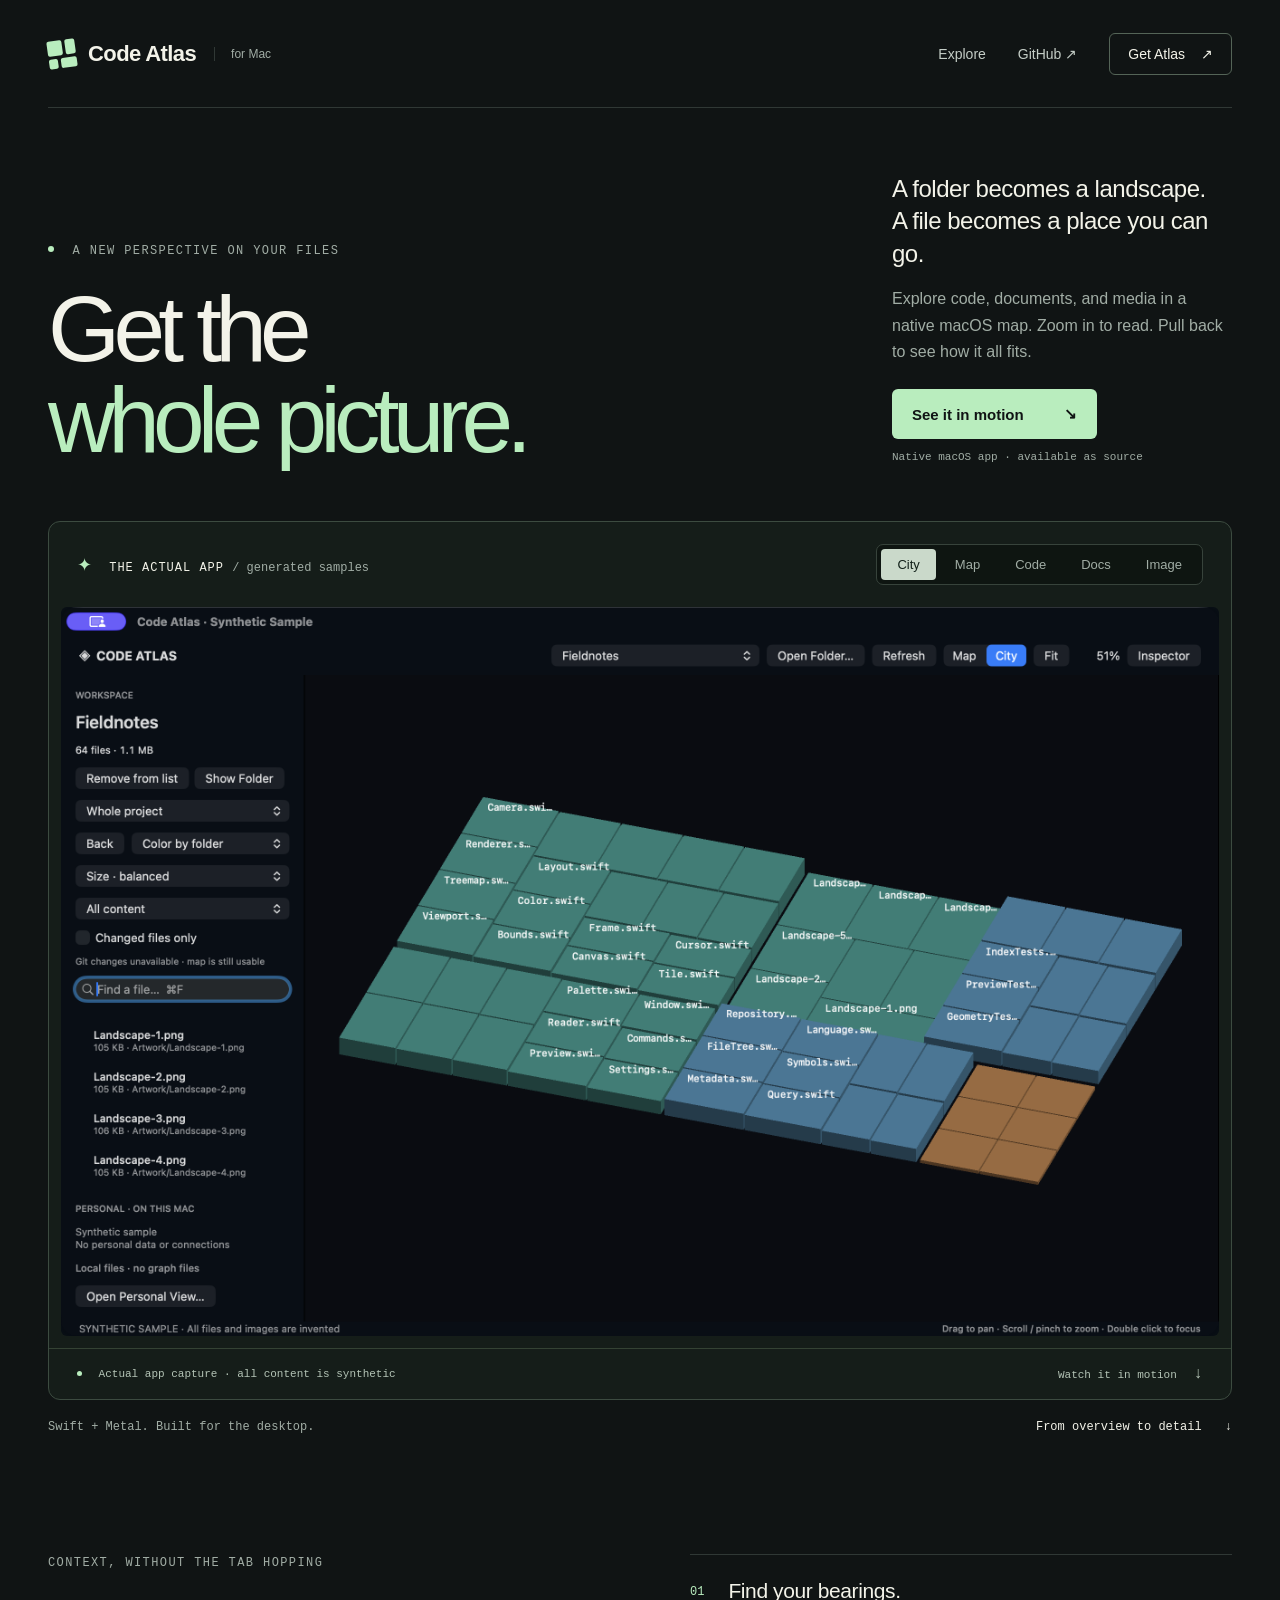
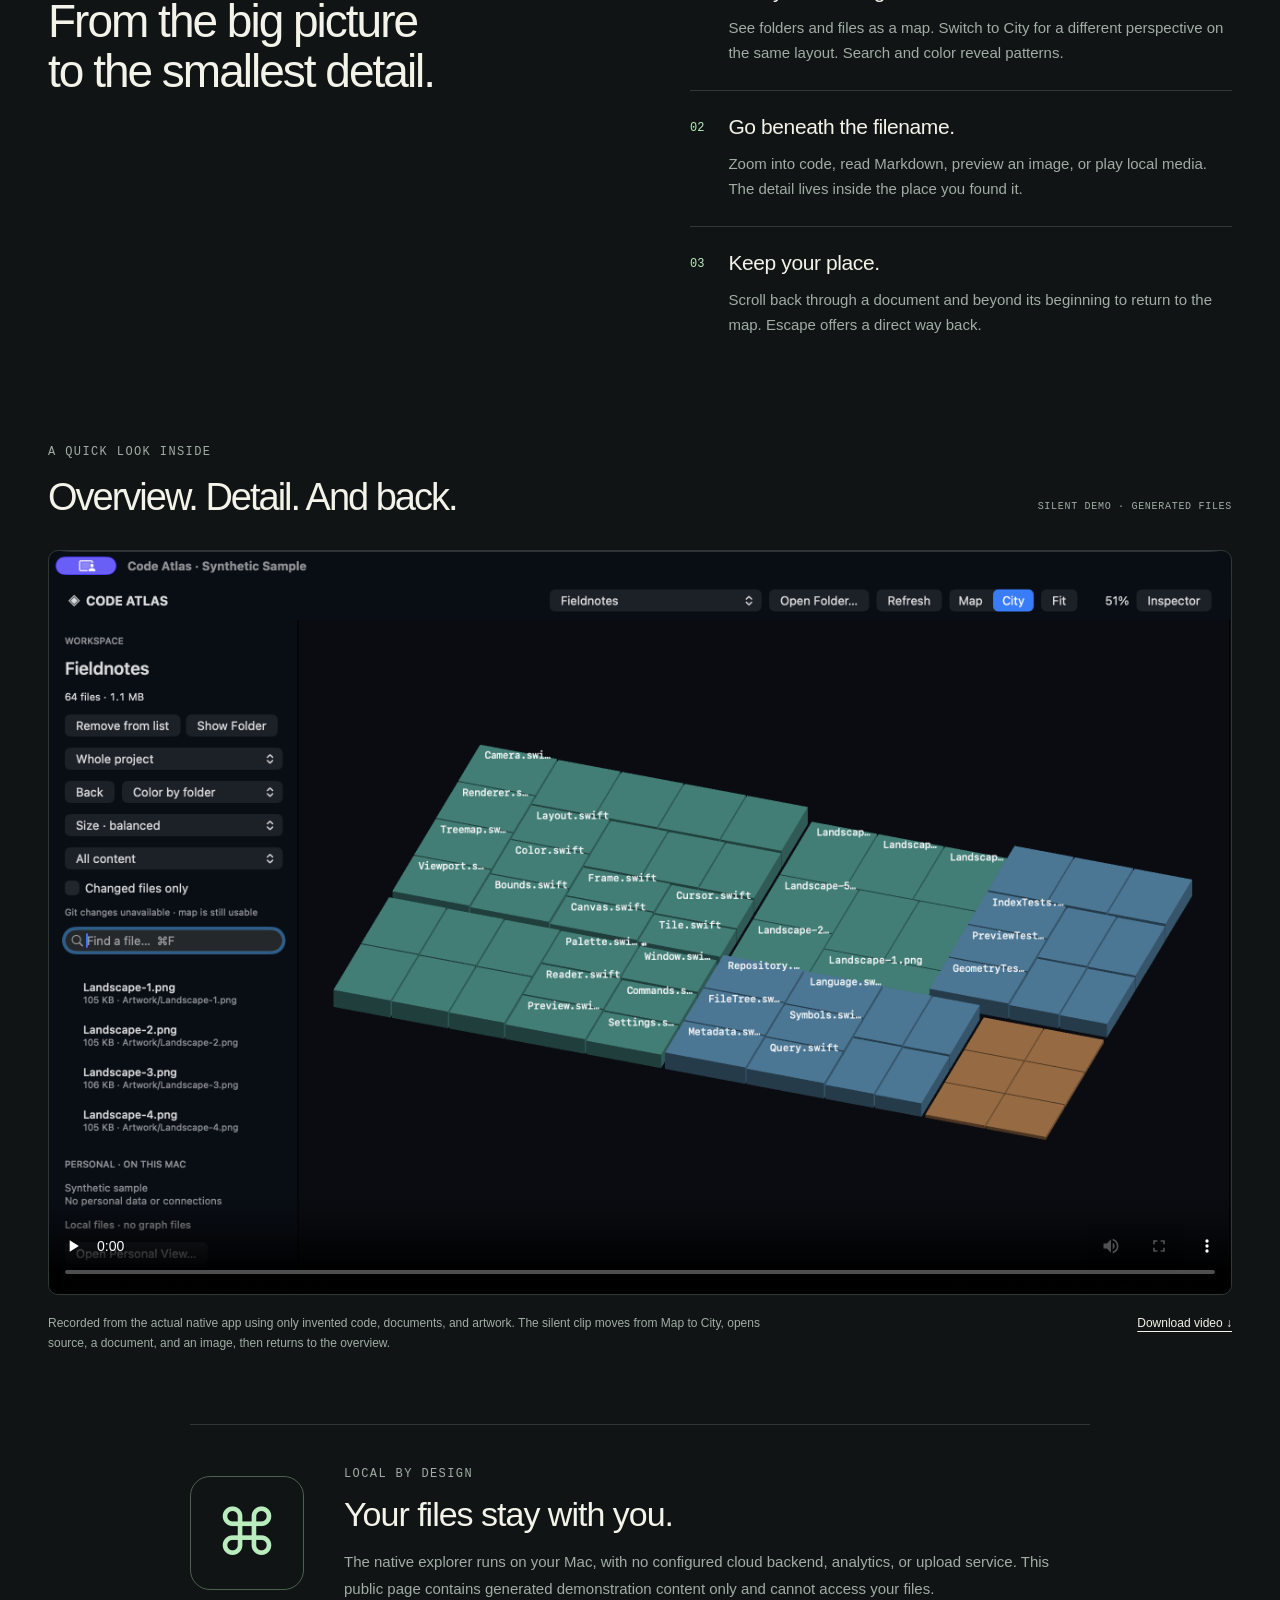
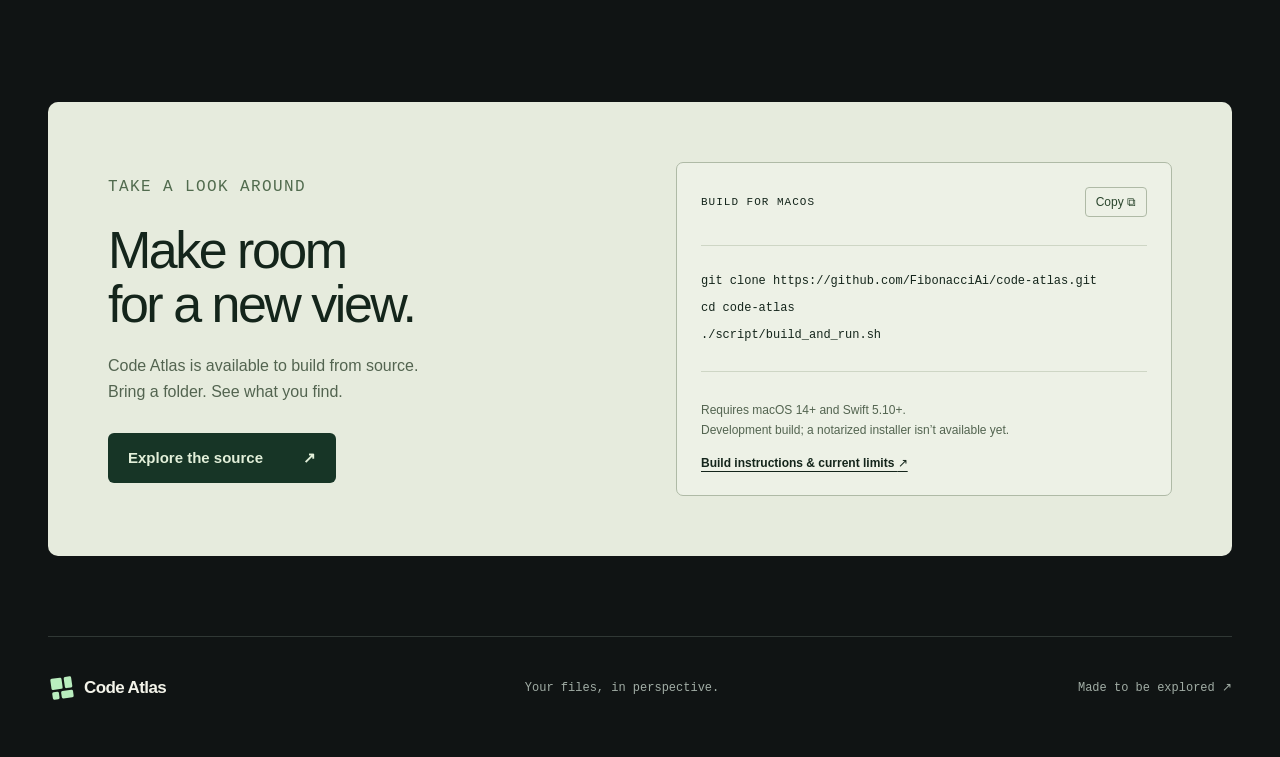
<file: site/index.html>
<!doctype html>
<html lang="en">
<head>
  <meta charset="utf-8">
  <meta name="viewport" content="width=device-width,initial-scale=1">
  <meta name="referrer" content="no-referrer">
  <meta http-equiv="Content-Security-Policy" content="default-src 'self'; script-src 'self'; style-src 'self'; img-src 'self' data:; media-src 'self'; connect-src 'none'; object-src 'none'; base-uri 'none'; form-action 'none'">
  <meta name="theme-color" content="#101414">
  <meta name="description" content="Code Atlas is a native macOS spatial file explorer. See folders as a map, zoom into code and documents, and explore images and media in place.">
  <meta property="og:title" content="Code Atlas — Your files, in perspective">
  <meta property="og:description" content="From the whole folder to the smallest detail. A native macOS file explorer built with Swift and Metal.">
  <title>Code Atlas — Your files, in perspective</title>
  <link rel="icon" type="image/svg+xml" href="data:image/svg+xml,%3Csvg xmlns='http://www.w3.org/2000/svg' viewBox='0 0 64 64'%3E%3Crect width='64' height='64' rx='15' fill='%23101414'/%3E%3Cpath d='M12 12h23v23H12zM39 12h13v23H39zM12 39h13v13H12zM29 39h23v13H29z' fill='%23b9edbe'/%3E%3C/svg%3E">
  <link rel="stylesheet" href="styles.css">
  <script src="page.js" defer></script>
</head>
<body>
  <a class="skip-link" href="#main">Skip to content</a>
  <header class="site-header shell">
    <a class="brand" href="#" aria-label="Code Atlas home"><span class="brand-mark" aria-hidden="true"><i></i><i></i><i></i><i></i></span>Code Atlas<span class="brand-platform">for Mac</span></a>
    <nav aria-label="Main navigation"><a href="#explore">Explore</a><a href="https://github.com/FibonacciAi/code-atlas" target="_blank" rel="noopener noreferrer">GitHub <span aria-hidden="true">↗</span></a><a class="nav-cta" href="#get-atlas">Get Atlas <span aria-hidden="true">↗</span></a></nav>
  </header>
  <main id="main">
    <section class="hero shell" aria-labelledby="hero-title">
      <div class="hero-heading">
        <div><p class="eyebrow"><span class="status-dot"></span> A NEW PERSPECTIVE ON YOUR FILES</p><h1 id="hero-title">Get the<br><em>whole picture.</em></h1></div>
        <div class="hero-intro"><p>A folder becomes a landscape.<br>A file becomes a place you can go.</p><p class="intro-detail">Explore code, documents, and media in a native macOS map. Zoom in to read. Pull back to see how it all fits.</p><a class="button button-primary" href="#watch-demo">See it in motion <span aria-hidden="true">↘</span></a><span class="release-note">Native macOS app · available as source</span></div>
      </div>
      <figure class="atlas-demo" id="explore" aria-labelledby="demo-caption">
        <div class="demo-topline"><span class="demo-title"><span class="tiny-cross" aria-hidden="true">✦</span> THE ACTUAL APP <span>/ generated samples</span></span><div class="view-switch" role="group" aria-label="Screenshot gallery"><button type="button" class="active" data-shot="city" aria-pressed="true">City</button><button type="button" data-shot="map" aria-pressed="false">Map</button><button type="button" data-shot="source" aria-pressed="false">Code</button><button type="button" data-shot="document" aria-pressed="false">Docs</button><button type="button" data-shot="image" aria-pressed="false">Image</button></div></div>
        <a class="screenshot-link" id="screenshot-link" href="assets/city.png" target="_blank" rel="noopener noreferrer" aria-label="Open full-size screenshot"><img id="app-screenshot" src="assets/city.png" width="2560" height="1610" alt="Code Atlas City view showing an invented Fieldnotes project with Engine, Interface, Index, Tests, Notes, and Artwork folders."></a>
        <div class="demo-bottomline"><figcaption id="demo-caption"><span class="status-dot"></span> Actual app capture · all content is synthetic</figcaption><a href="#watch-demo" class="demo-hint">Watch it in motion <span aria-hidden="true">↓</span></a></div>
      </figure>
      <div class="under-demo"><span>Swift + Metal. Built for the desktop.</span><a href="#get-atlas">From overview to detail <span aria-hidden="true">↓</span></a></div>
    </section>
    <section class="story-section shell" aria-labelledby="story-title">
      <div class="section-heading"><p class="eyebrow">CONTEXT, WITHOUT THE TAB HOPPING</p><h2 id="story-title">From the big picture<br>to the smallest detail.</h2></div>
      <div class="feature-list">
        <article><span class="feature-number">01</span><div><h3>Find your bearings.</h3><p>See folders and files as a map. Switch to City for a different perspective on the same layout. Search and color reveal patterns.</p></div></article>
        <article><span class="feature-number">02</span><div><h3>Go beneath the filename.</h3><p>Zoom into code, read Markdown, preview an image, or play local media. The detail lives inside the place you found it.</p></div></article>
        <article><span class="feature-number">03</span><div><h3>Keep your place.</h3><p>Scroll back through a document and beyond its beginning to return to the map. Escape offers a direct way back.</p></div></article>
      </div>
    </section>
    <section class="video-section shell" id="watch-demo" aria-labelledby="video-title">
      <div class="video-heading"><div><p class="eyebrow">A QUICK LOOK INSIDE</p><h2 id="video-title">Overview. Detail. And back.</h2></div><span class="video-label">SILENT DEMO · GENERATED FILES</span></div>
      <video controls playsinline preload="none" poster="assets/city.png" aria-label="Code Atlas demonstration with generated sample files"><source src="assets/code-atlas-demo.mp4" type="video/mp4"><p>Your browser does not support embedded video. <a href="assets/code-atlas-demo.mp4">Download the demo video.</a></p></video>
      <div class="video-note"><p>Recorded from the actual native app using only invented code, documents, and artwork. The silent clip moves from Map to City, opens source, a document, and an image, then returns to the overview.</p><a href="assets/code-atlas-demo.mp4" download>Download video <span aria-hidden="true">↓</span></a></div>
    </section>
    <section class="privacy-section shell" aria-labelledby="privacy-title"><span class="privacy-icon" aria-hidden="true">⌘</span><div><p class="eyebrow">LOCAL BY DESIGN</p><h2 id="privacy-title">Your files stay with you.</h2><p>The native explorer runs on your Mac, with no configured cloud backend, analytics, or upload service. This public page contains generated demonstration content only and cannot access your files.</p></div></section>
    <section class="get-section shell" id="get-atlas" aria-labelledby="get-title">
      <div><p class="eyebrow">TAKE A LOOK AROUND</p><h2 id="get-title">Make room<br>for a new view.</h2><p>Code Atlas is available to build from source.<br>Bring a folder. See what you find.</p><a class="button button-dark" href="https://github.com/FibonacciAi/code-atlas" target="_blank" rel="noopener noreferrer">Explore the source <span aria-hidden="true">↗</span></a></div>
      <div class="build-card"><div class="build-top"><span>BUILD FOR MACOS</span><button type="button" id="copy-command" aria-label="Copy build commands">Copy <span aria-hidden="true">⧉</span></button></div><pre><code id="build-command">git clone https://github.com/FibonacciAi/code-atlas.git
cd code-atlas
./script/build_and_run.sh</code></pre><p>Requires macOS 14+ and Swift 5.10+.<br>Development build; a notarized installer isn’t available yet.</p><a href="https://github.com/FibonacciAi/code-atlas#build-and-checks" target="_blank" rel="noopener noreferrer">Build instructions &amp; current limits <span aria-hidden="true">↗</span></a><span class="copy-status" id="copy-status" role="status"></span></div>
    </section>
  </main>
  <footer class="site-footer shell"><a class="brand" href="#"><span class="brand-mark" aria-hidden="true"><i></i><i></i><i></i><i></i></span>Code Atlas</a><p>Your files, in perspective.</p><a href="https://github.com/FibonacciAi/code-atlas" target="_blank" rel="noopener noreferrer">Made to be explored <span aria-hidden="true">↗</span></a></footer>
</body>
</html>
</file>
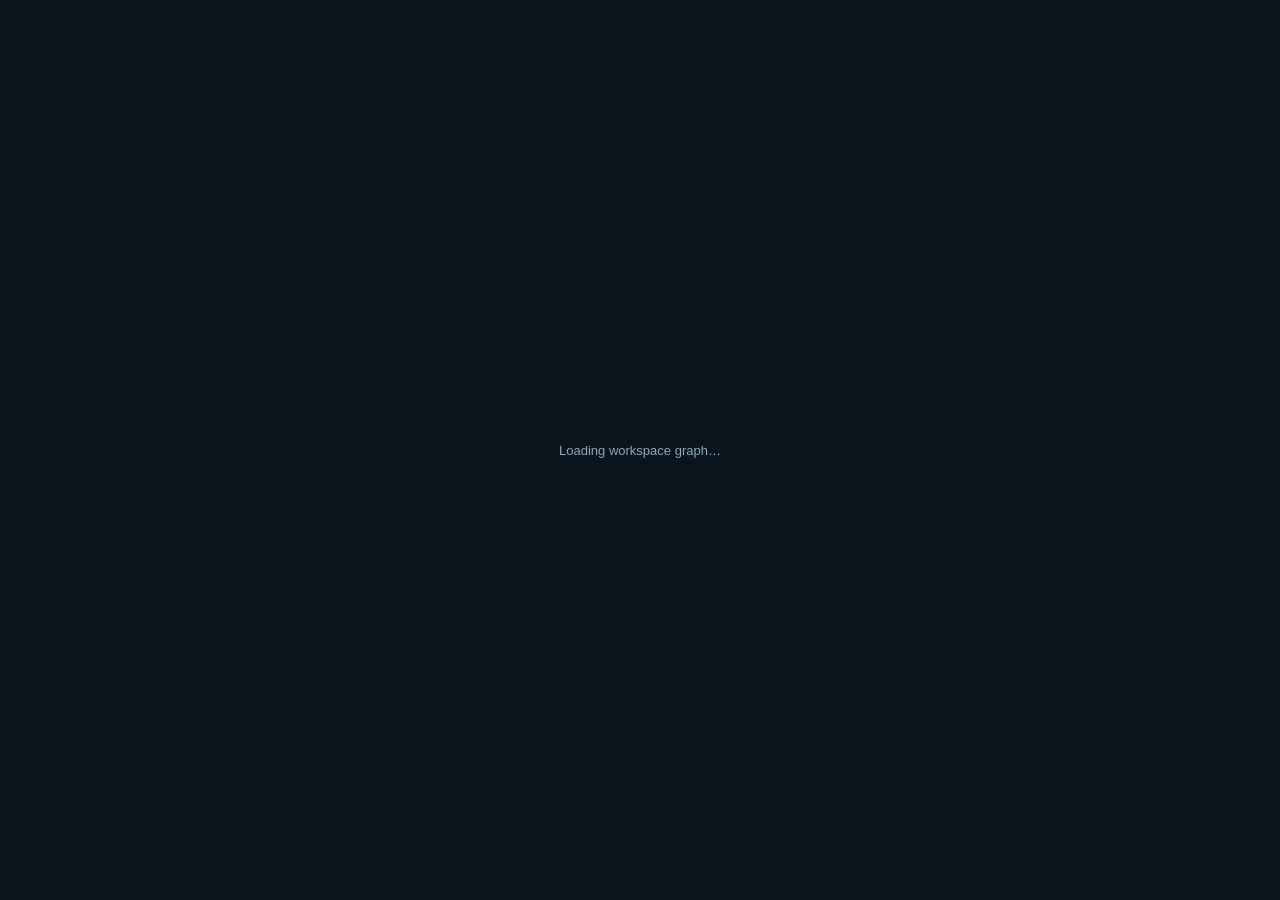
<file: Sources/CodeAtlas/Resources/graph/index.html>
<!doctype html><html><head><meta charset="utf-8"><meta http-equiv="Content-Security-Policy" content="default-src 'none'; script-src 'self'; style-src 'self' 'unsafe-inline'; img-src 'self' data:"><link rel="stylesheet" href="graph.css"></head><body><div id="status">Loading workspace graph…</div><div id="canvas"></div><script src="mermaid.min.js"></script><script src="controller.js"></script></body></html>
</file>
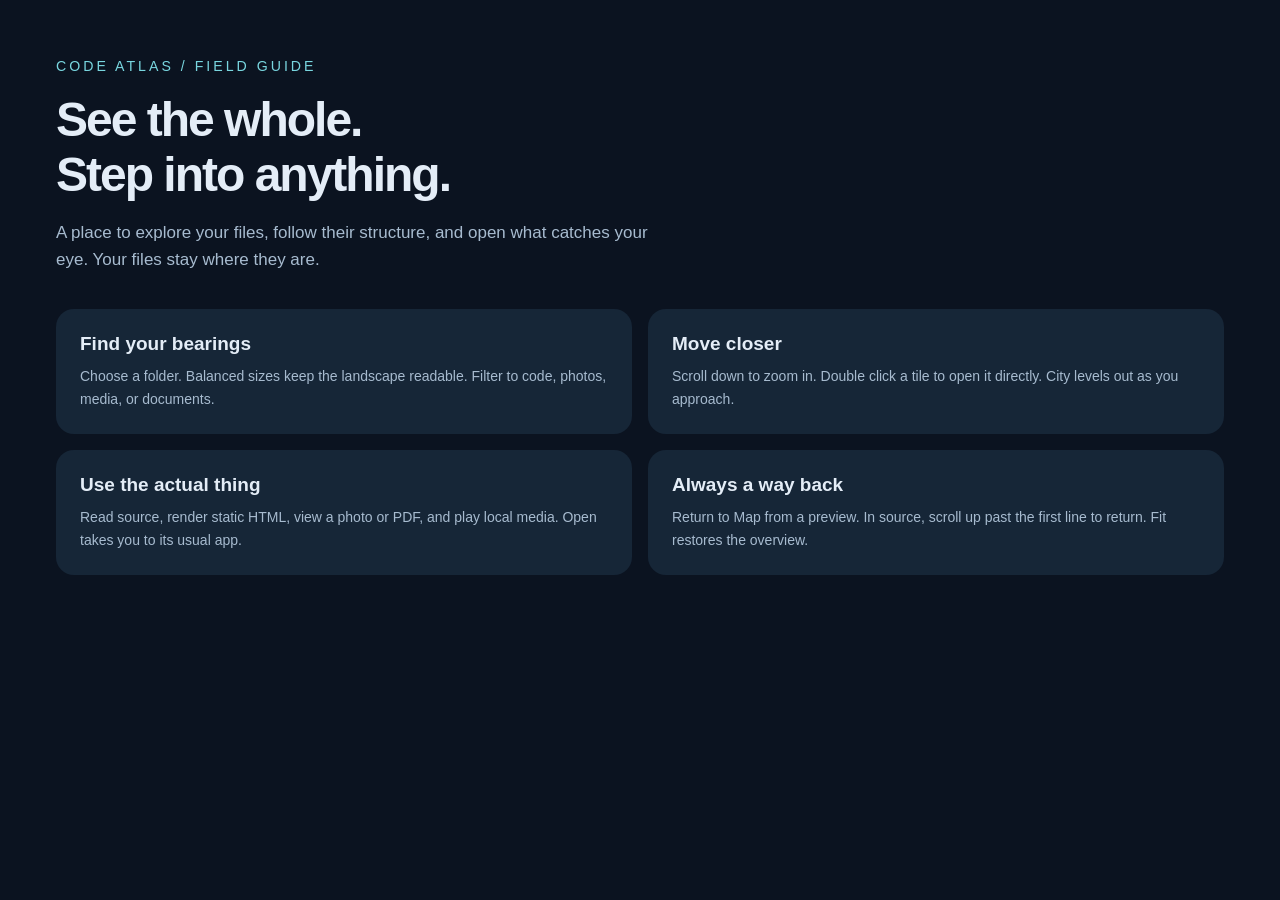
<file: docs/Welcome.html>
<!doctype html><html lang="en"><meta charset="utf-8"><title>Welcome to Code Atlas</title><style>body{margin:0;background:#0b1320;color:#e4edf7;font:17px -apple-system,sans-serif;padding:56px}small{color:#79d6df;letter-spacing:3px}h1{font-size:48px;letter-spacing:-2px;margin:16px 0}p{color:#a7bbcf;max-width:620px;line-height:1.6}.grid{display:grid;grid-template-columns:repeat(2,1fr);gap:16px;margin-top:36px}.card{background:#162637;padding:24px;border-radius:18px}.card h2{font-size:19px;margin:0 0 10px}.card p{font-size:14px;margin:0}</style><small>CODE ATLAS / FIELD GUIDE</small><h1>See the whole.<br>Step into anything.</h1><p>A place to explore your files, follow their structure, and open what catches your eye. Your files stay where they are.</p><div class="grid"><div class="card"><h2>Find your bearings</h2><p>Choose a folder. Balanced sizes keep the landscape readable. Filter to code, photos, media, or documents.</p></div><div class="card"><h2>Move closer</h2><p>Scroll down to zoom in. Double click a tile to open it directly. City levels out as you approach.</p></div><div class="card"><h2>Use the actual thing</h2><p>Read source, render static HTML, view a photo or PDF, and play local media. Open takes you to its usual app.</p></div><div class="card"><h2>Always a way back</h2><p>Return to Map from a preview. In source, scroll up past the first line to return. Fit restores the overview.</p></div></div></html>
</file>
<file: site/styles.css>
@charset "UTF-8";
:root{color-scheme:dark;--ink:#101414;--surface:#171d1c;--paper:#f3f3e9;--muted:#a1ada5;--green:#b9edbe;--line:#303835;--font:-apple-system,BlinkMacSystemFont,"Segoe UI",sans-serif;--mono:ui-monospace,SFMono-Regular,Menlo,Consolas,monospace}
*{box-sizing:border-box}html{scroll-behavior:smooth;scroll-padding-top:28px}body{margin:0;background:var(--ink);color:var(--paper);font-family:var(--font);-webkit-font-smoothing:antialiased}button,a{-webkit-tap-highlight-color:transparent}button{font:inherit}button,a{touch-action:manipulation}button{cursor:pointer}a{color:inherit;text-decoration:none}button:focus-visible,a:focus-visible{outline:2px solid var(--green);outline-offset:6px}::selection{background:var(--green);color:var(--ink)}.shell{width:min(1320px,calc(100% - 96px));margin-inline:auto}.site-header{height:108px;display:flex;align-items:center;justify-content:space-between;border-bottom:1px solid var(--line)}.brand{display:inline-flex;align-items:center;gap:12px;font-size:22px;font-weight:650;letter-spacing:-.6px;white-space:nowrap}.brand-platform{font-size:12px;color:var(--muted);font-weight:400;letter-spacing:0;border-left:1px solid var(--line);margin-left:6px;padding-left:16px}.brand-mark{display:grid;grid-template-columns:15px 10px;grid-template-rows:15px 10px;gap:3px;transform:rotate(-8deg)}.brand-mark i{background:var(--green);border-radius:2px}.brand-mark i:nth-child(3){width:9px}.brand-mark i:nth-child(4){width:16px;margin-left:-6px}.site-header nav{display:flex;align-items:center;gap:32px;font-size:14px}.site-header nav>a:not(.nav-cta){color:#c5cec7}.site-header nav>a:hover{color:var(--green)}.nav-cta{padding:12px 18px;border:1px solid #546457;border-radius:6px}.nav-cta span{margin-left:12px}.hero{padding-top:65px}.hero-heading{display:grid;grid-template-columns:1.4fr 1fr;gap:60px;align-items:end;margin-bottom:55px}.eyebrow{font-family:var(--mono);font-size:12px;font-weight:500;letter-spacing:1.4px;line-height:1.5;color:var(--muted);margin:0 0 24px}.status-dot{display:inline-block;width:6px;height:6px;border-radius:50%;background:var(--green);margin-right:10px;vertical-align:2px}.hero h1{font-size:clamp(64px,7.25vw,108px);line-height:.98;font-weight:500;letter-spacing:-6.8px;margin:0}.hero h1 em{font-style:normal;color:var(--green)}.hero-intro{max-width:340px;padding-bottom:3px;justify-self:end}.hero-intro>p:first-child{font-size:24px;line-height:1.35;letter-spacing:-.5px;margin:0 0 16px}.intro-detail{color:var(--muted);font-size:16px;line-height:1.65;margin:0 0 24px}.button{display:inline-flex;align-items:center;justify-content:space-between;gap:40px;border-radius:6px;padding:16px 20px;font-size:15px;font-weight:600;transition:background .18s,transform .18s}.button:hover{transform:translateY(-2px)}.button-primary{color:var(--ink);background:var(--green)}.button-primary:hover{background:#cff7cf}.release-note{display:block;color:var(--muted);font-family:var(--mono);font-size:11px;margin-top:12px}.atlas-demo{background:#18201d;margin:0;min-height:640px;border:1px solid #3c4b40;border-radius:12px;position:relative;overflow:hidden;isolation:isolate;scroll-margin-top:24px}.demo-topline,.demo-bottomline{position:relative;z-index:2;display:flex;align-items:center;justify-content:space-between;padding:22px 28px;gap:14px}.demo-title{font:12px var(--mono);letter-spacing:1px}.demo-title>span:last-child{color:var(--muted);letter-spacing:0}.tiny-cross{color:var(--green);font-size:18px;margin-right:8px}.view-switch{display:flex;padding:4px;background:#0e1511;border:1px solid #37433b;border-radius:7px;gap:3px}.view-switch button{font-size:13px;padding:8px 16px;border:0;border-radius:4px;background:transparent;color:var(--muted);transition:background .2s,color .2s}.view-switch button.active{background:#cad9ca;color:#122119}.map-stage{position:relative;height:500px;perspective:1400px;display:grid;place-items:center;isolation:isolate;background-image:radial-gradient(#4a5c452e 1px,transparent 1px);background-size:20px 20px}.map-plane{position:relative;width:80%;height:84%;transform-style:preserve-3d;transition:transform .8s cubic-bezier(.22,.85,.3,1)}.map-plane.city{transform:rotateX(42deg) rotateZ(-14deg) scale(.94)}.map-plane.map{transform:rotateX(0) rotateZ(0) scale(.94)}.file-tile{position:absolute;text-align:left;border:0;border-radius:1px;color:#19312b;overflow:hidden;transition:transform .22s,box-shadow .7s,filter .18s;background:var(--tile);padding:9px;display:flex;flex-direction:column;align-items:flex-start;gap:5px}.file-tile:after{content:"";position:absolute;inset:0;box-shadow:inset 0 0 0 1px #ffffff0f;pointer-events:none}.city .file-tile{box-shadow:0 1px var(--side),0 2px var(--side),0 3px var(--side),0 4px var(--side),0 5px var(--side),0 6px var(--side),0 7px var(--side),0 8px var(--side),0 9px var(--side),0 10px var(--side)}.file-tile:hover,.file-tile:focus-visible{filter:brightness(1.13);transform:translateY(-5px);z-index:3}.file-tile:focus-visible{outline:2px solid white;outline-offset:2px}.tile-name{max-width:100%;white-space:nowrap;text-overflow:ellipsis;overflow:hidden;font:11px var(--mono);font-weight:550}.tile-kind{font:10px var(--mono);opacity:.6}.tile-lines{display:flex;flex-direction:column;gap:5px;width:90%;margin-top:15px;opacity:.2}.tile-lines i{display:block;background:currentColor;height:2px;width:80%}.tile-lines i:nth-child(2){width:65%}.tile-lines i:nth-child(3){width:92%}.tile-lines i:nth-child(4){width:40%}.file-tile[data-small="true"]{padding:3px}.file-tile[data-small="true"] .tile-kind,.file-tile[data-small="true"] .tile-lines{display:none}.map-watermark{position:absolute;bottom:12px;left:28px;font:11px var(--mono);color:#758579;z-index:-1}.demo-bottomline{border-top:1px solid #344234;font:11px var(--mono);color:#b4c4b6;padding-block:16px}.demo-bottomline .status-dot{width:5px;height:5px;vertical-align:1px}.demo-hint{color:#b4c4b6}.demo-hint>span{font-size:16px;margin-left:10px}.under-demo{display:flex;justify-content:space-between;padding-block:20px;color:var(--muted);font:12px var(--mono)}.under-demo a{color:var(--paper)}.under-demo a:hover{color:var(--green)}.under-demo a>span{margin-left:16px}.demo-reader{position:absolute;z-index:5;inset:12px;background:var(--paper);color:#19241d;border-radius:6px;box-shadow:0 18px 90px #0005;transform-origin:center;animation:reader-in .36s cubic-bezier(.2,.8,.2,1);display:flex;flex-direction:column}.demo-reader[hidden]{display:none}.reader-top{display:flex;align-items:center;justify-content:space-between;padding:18px 24px;border-bottom:1px solid #243a2020;gap:16px}.back-button{border:0;padding:8px 0;background:transparent;color:#263e2a;font-size:13px;font-weight:550}.back-button>span{margin-right:10px}.back-button kbd{font:10px var(--mono);padding:3px 4px;border:1px solid #a2b2a0;border-radius:3px;margin-left:8px}.reader-kind{font:10px var(--mono);color:#52714e;letter-spacing:1px}.reader-content{overflow:auto;padding:34px 48px;flex:1}.reader-content .eyebrow{color:#658065;font-size:11px;margin-bottom:12px}.reader-content h2{font-size:36px;letter-spacing:-1.5px;font-weight:500;margin:0 0 25px}.reader-content pre{font:13px/1.85 var(--mono);color:#345c40;white-space:pre-wrap;tab-size:2}.reader-content p{font-size:17px;line-height:1.8;max-width:640px}.reader-content h3{font-size:22px;margin:32px 0 8px}.reader-footer{font:10px var(--mono);color:#657e62;padding:18px 24px;border-top:1px solid #243a2020}.demo-reader button:focus-visible{outline-color:#315533}.sample-art{height:220px;background:#203c35;display:grid;place-items:center;border-radius:4px}.sample-art svg{width:70%;height:90%}.get-section{margin-block:100px 80px;background:#e6ebdd;color:#14251b;border-radius:10px;padding:60px;display:grid;grid-template-columns:1fr 1fr;gap:72px;align-items:center}.get-section .eyebrow{color:#516b4e}.get-section h2{font-size:52px;line-height:1.03;letter-spacing:-2.5px;font-weight:500;margin:0 0 22px}.get-section p{font-size:16px;line-height:1.6;color:#536450}.button-dark{margin-top:12px;background:#173526;color:#e2efd9}.button-dark:hover{background:#265638}.build-card{min-width:0;border:1px solid #afbaa6;background:#edf1e6;border-radius:7px;padding:24px;position:relative}.build-top{display:flex;align-items:center;justify-content:space-between;font:11px var(--mono);letter-spacing:1px}.build-top button{border:1px solid #afbaa6;background:transparent;color:#2a452c;border-radius:4px;padding:7px 10px;font:12px var(--font);letter-spacing:0}.build-card pre{font:12px/2.25 var(--mono);overflow-x:auto;margin:28px 0;border-block:1px solid #ced6c5;padding:22px 0;scrollbar-width:thin}.build-card p{font-size:12px;line-height:1.7}.build-card>a{font-size:12px;font-weight:550;text-decoration:underline;text-underline-offset:4px}.copy-status{position:absolute;bottom:10px;right:18px;font-size:11px}.site-footer{display:flex;justify-content:space-between;align-items:center;border-top:1px solid var(--line);padding-block:32px 48px;gap:24px}.site-footer .brand{font-size:17px}.site-footer .brand-mark{transform:scale(.75) rotate(-8deg);margin-right:-4px}.site-footer p,.site-footer>a:last-child{font:12px var(--mono);color:var(--muted)}.skip-link{position:fixed;top:-80px;left:20px;z-index:20;background:var(--green);color:var(--ink);padding:16px}.skip-link:focus{top:12px}@keyframes reader-in{from{opacity:0;transform:scale(.93) translateY(15px)}to{opacity:1;transform:none}}
@media(min-width:1600px){.hero-heading{gap:100px}.hero-intro{max-width:380px}.hero h1{font-size:112px}.atlas-demo{min-height:670px}.map-stage{height:530px}}
@media(max-width:1000px){.shell{width:calc(100% - 48px)}.site-header{height:90px}.hero{padding-top:50px}.hero-heading{gap:28px;grid-template-columns:1.3fr 1fr}.hero h1{font-size:76px;letter-spacing:-4.5px}.hero-intro>p:first-child{font-size:21px}.intro-detail{font-size:14px}.get-section{padding:40px;gap:32px}.get-section h2{font-size:43px}.atlas-demo{min-height:560px}.map-stage{height:420px}.map-plane{width:88%}.brand-platform{display:none}}
@media(max-width:700px){.shell{width:calc(100% - 32px)}.site-header{height:80px}.brand{font-size:19px}.site-header nav{gap:18px;font-size:12px}.site-header nav>a:first-child{display:none}.nav-cta{padding:10px 12px}.nav-cta span{margin-left:4px}.hero{padding-top:38px}.hero-heading{display:block;margin-bottom:32px}.eyebrow{font-size:10px;letter-spacing:1px;margin-bottom:22px}.hero h1{font-size:clamp(56px,12vw,76px);letter-spacing:-3.6px;line-height:1.01}.hero-intro{max-width:100%;margin-top:28px}.hero-intro>p:first-child{font-size:21px;line-height:1.45}.hero-intro>p:first-child br{display:none}.intro-detail{font-size:15px;max-width:430px;margin-bottom:20px}.button{padding:14px 18px;font-size:14px}.release-note{display:inline-block;margin-left:14px;font-size:10px;max-width:130px;vertical-align:middle;line-height:1.65}.atlas-demo{min-height:432px;border-radius:8px}.demo-topline{padding:16px 14px}.demo-title{font-size:10px;letter-spacing:.5px}.demo-title>span:last-child{display:none}.view-switch button{font-size:11px;padding:7px 12px}.map-stage{height:322px}.map-plane{width:88%;height:78%}.map-plane.city{transform:rotateX(32deg) rotateZ(-10deg) scale(.98)}.file-tile{padding:5px}.tile-name{font-size:8px}.tile-kind{font-size:8px}.tile-lines{margin-top:8px;gap:3px}.map-watermark{font-size:9px;left:14px}.demo-bottomline{padding:12px 14px;font-size:9px;min-height:44px}.demo-hint{max-width:100px;line-height:1.6;text-align:right}.demo-hint>span{display:none}.under-demo{font-size:9px;gap:18px;line-height:1.6}.under-demo a{text-align:right}.get-section{margin-block:64px 48px;padding:30px 24px;display:block}.get-section h2{font-size:44px}.get-section p{font-size:14px}.build-card{margin-top:32px;padding:20px}.build-card p{font-size:11px}.build-card pre{font-size:10px}.site-footer{padding-block:25px 30px;flex-wrap:wrap;gap:16px}.site-footer p{display:none}.site-footer>a:last-child{font-size:10px}.demo-reader{inset:6px}.reader-top{padding:10px 14px}.back-button{font-size:11px}.back-button kbd{display:none}.reader-kind{font-size:8px}.reader-content{padding:24px 22px}.reader-content h2{font-size:28px;letter-spacing:-1px}.reader-content pre{font-size:10px;line-height:1.7}.reader-content p{font-size:14px}.reader-content h3{font-size:18px}.reader-footer{font-size:8px;padding:12px 14px}}
@media(prefers-reduced-motion:reduce){html{scroll-behavior:auto}*,*:before,*:after{animation:none!important;transition:none!important}.button:hover,.file-tile:hover,.file-tile:focus-visible{transform:none}}
/* Public gallery: actual native captures, using generated samples only. */
.atlas-demo{min-height:0;background:#151d19}.screenshot-link{display:block;margin:0 12px;background:#080e14;border-radius:6px;overflow:hidden}.screenshot-link:focus-visible{outline-offset:2px}.screenshot-link img{display:block;width:100%;height:auto;aspect-ratio:2560/1610;object-fit:contain}.demo-bottomline{margin-top:12px}.story-section{display:grid;grid-template-columns:1fr 1fr;gap:100px;padding-block:100px 90px}.section-heading h2,.video-heading h2{font-size:46px;line-height:1.1;font-weight:500;letter-spacing:-2px;margin:0}.feature-list article{display:flex;gap:24px;border-top:1px solid var(--line);padding-block:24px}.feature-list article:last-child{padding-bottom:0}.feature-number{font:12px var(--mono);color:var(--green);padding-top:6px}.feature-list h3{font-size:21px;font-weight:500;letter-spacing:-.4px;margin:0 0 12px}.feature-list p{color:var(--muted);font-size:15px;line-height:1.7;margin:0}.video-section{padding-block:15px 70px;scroll-margin-top:32px}.video-heading{display:flex;justify-content:space-between;align-items:end;gap:24px;margin-bottom:32px}.video-heading .eyebrow{margin-bottom:16px}.video-heading h2{font-size:38px}.video-label{font:10px var(--mono);color:var(--muted);white-space:nowrap;padding-bottom:6px;letter-spacing:.7px}.video-section video{display:block;width:100%;background:#080e14;aspect-ratio:2560/1610;border:1px solid var(--line);border-radius:10px}.video-note{display:flex;justify-content:space-between;gap:60px;font-size:12px;line-height:1.7;color:var(--muted);margin-top:18px}.video-note p{margin:0;max-width:740px}.video-note a{white-space:nowrap;color:var(--paper);text-decoration:underline;text-underline-offset:4px}.privacy-section{padding:40px 0 0;border-top:1px solid var(--line);display:flex;gap:40px;max-width:900px;align-items:center}.privacy-icon{font-size:64px;color:var(--green);padding:24px;border:1px solid #4c6150;border-radius:20px;line-height:1}.privacy-section .eyebrow{margin-bottom:12px}.privacy-section h2{font-size:34px;font-weight:500;letter-spacing:-1px;margin:0 0 14px}.privacy-section p:last-child{color:var(--muted);font-size:15px;line-height:1.8;margin:0}.demo-hint:hover{color:var(--green)}
@media(max-width:1000px){.story-section{gap:50px;padding-block:70px}.section-heading h2{font-size:39px}.video-heading h2{font-size:32px}.privacy-section{padding-top:32px}}
@media(max-width:700px){.demo-topline{flex-wrap:wrap;gap:10px}.demo-title>span:last-child{display:inline;font-size:9px}.demo-title{font-size:10px}.view-switch{width:100%;justify-content:space-between}.view-switch button{flex:1;padding-inline:6px}.screenshot-link{margin-inline:5px;border-radius:3px}.screenshot-link img{min-height:0}.demo-bottomline{margin-top:5px}.demo-hint{max-width:86px}.story-section{display:block;padding-block:56px}.section-heading h2{font-size:36px;letter-spacing:-1.5px;margin-bottom:32px}.feature-list article{gap:18px;padding-block:20px}.feature-list h3{font-size:20px}.feature-list p{font-size:14px}.video-heading{display:block;margin-bottom:22px}.video-heading h2{font-size:32px}.video-label{display:block;margin-top:14px;font-size:9px}.video-note{display:block;font-size:11px}.video-note a{display:inline-block;margin-top:12px}.video-section{padding-bottom:42px}.privacy-section{gap:20px;align-items:start}.privacy-icon{font-size:30px;border-radius:12px;padding:12px;margin-top:4px}.privacy-section h2{font-size:26px;letter-spacing:-.6px}.privacy-section p:last-child{font-size:13px}.privacy-section .eyebrow{font-size:9px}}
</file>
<file: Sources/CodeAtlas/Resources/graph/graph.css>
:root{color-scheme:dark}*{box-sizing:border-box}html,body{margin:0;width:100%;height:100%;overflow:hidden;background:#09141d;color:#e2f1f2;font:13px -apple-system,BlinkMacSystemFont,sans-serif;overscroll-behavior:none}body{background-image:radial-gradient(#34445160 .6px,transparent .6px);background-size:22px 22px;cursor:grab}#status{position:absolute;inset:0;display:grid;place-items:center;padding:40px;text-align:center;color:#90a8b9;pointer-events:none;z-index:1}#status[hidden]{display:none}#legend{position:absolute;left:16px;bottom:14px;padding:7px 10px;border:1px solid #365563;border-radius:7px;background:#09141de8;color:#a8c4ce;font-size:11px;pointer-events:none;z-index:2}#legend[hidden]{display:none}#canvas{position:absolute;left:0;top:0;transform-origin:0 0;will-change:transform}.drag{cursor:grabbing}.loading{opacity:.3;pointer-events:none}svg{max-width:none!important;overflow:visible}g.node{cursor:pointer;outline:none}g.node rect{rx:9px;ry:9px}g.node.selected>rect,g.node.selected>polygon,g.node:focus-visible>rect{stroke:#85f4d9!important;stroke-width:3px!important;fill:#204c50!important}g.node:hover>rect{stroke:#a8d8db!important}.edgePath path{stroke:#658b99!important}.edgeLabel{color:#a8c4ce!important}svg text{fill:#e2f1f2!important}.edgeLabel rect{fill:#09141d!important;opacity:.9!important}
</file>
